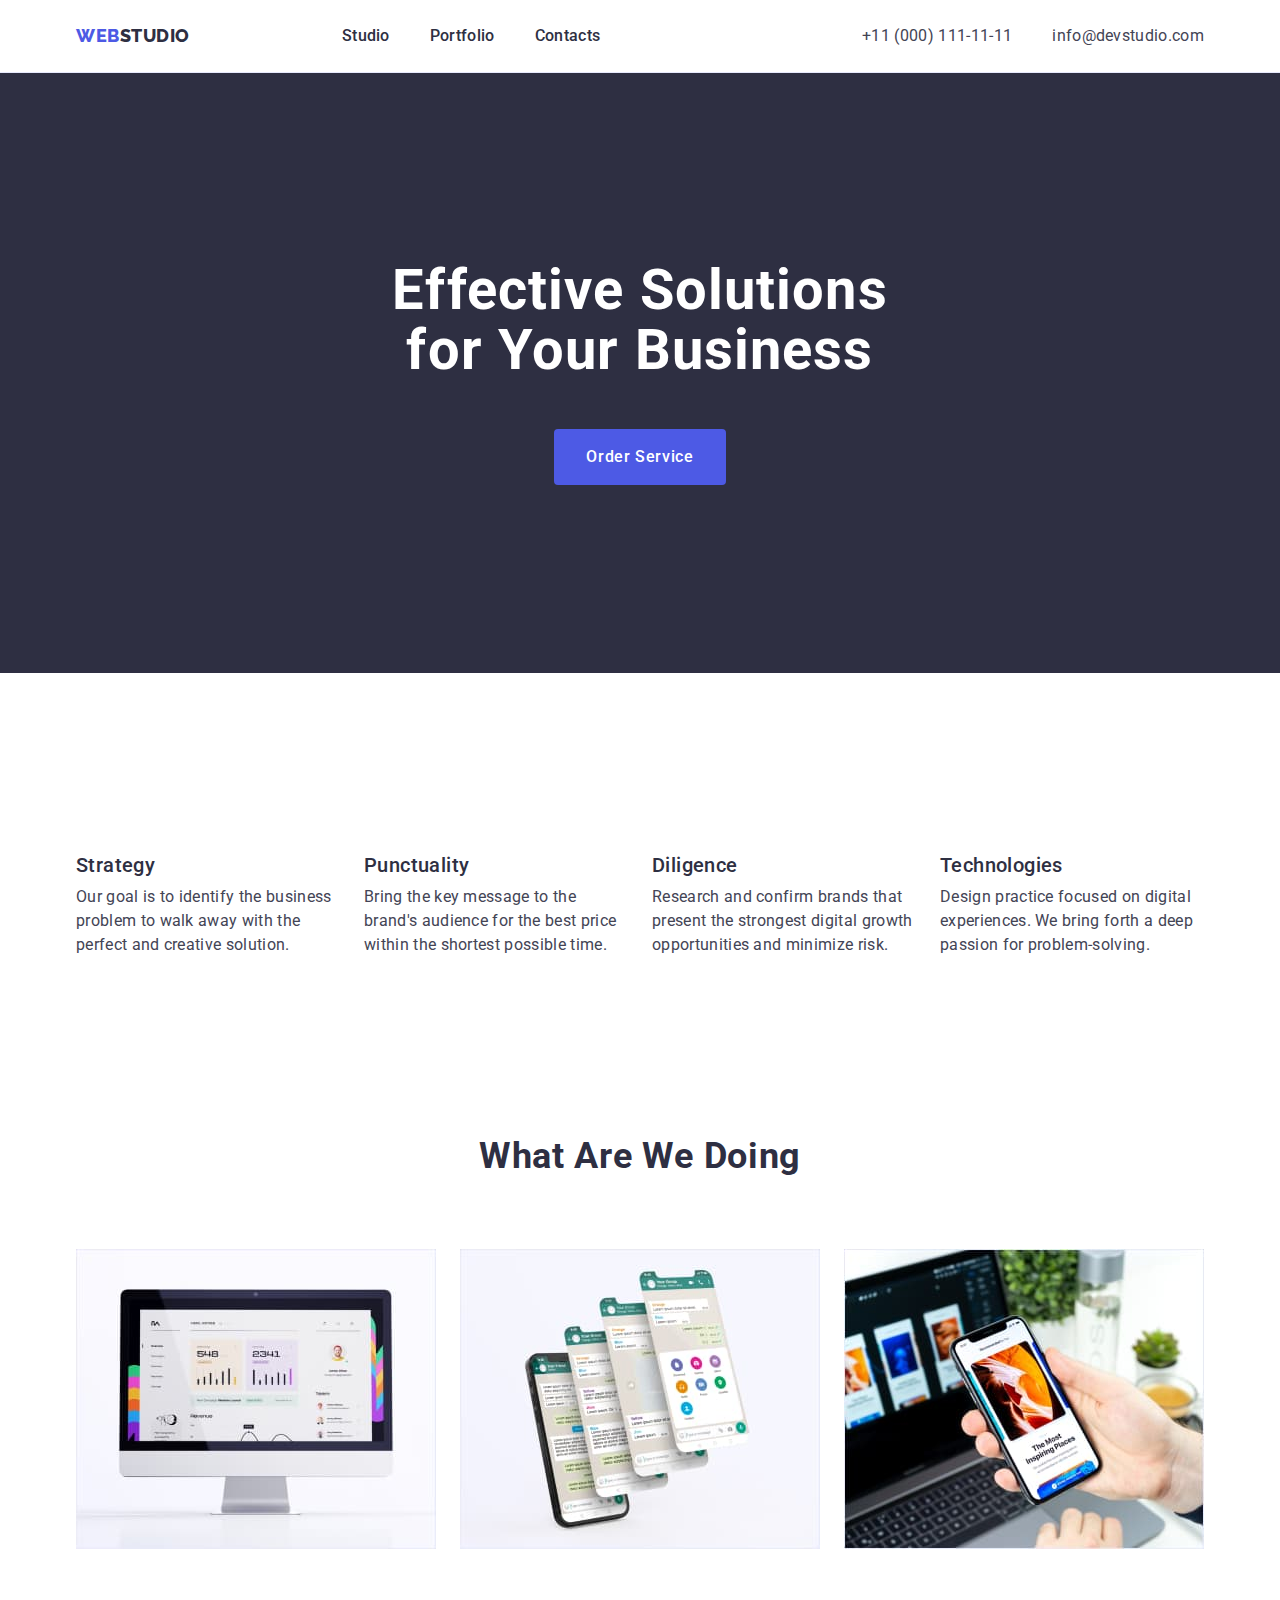
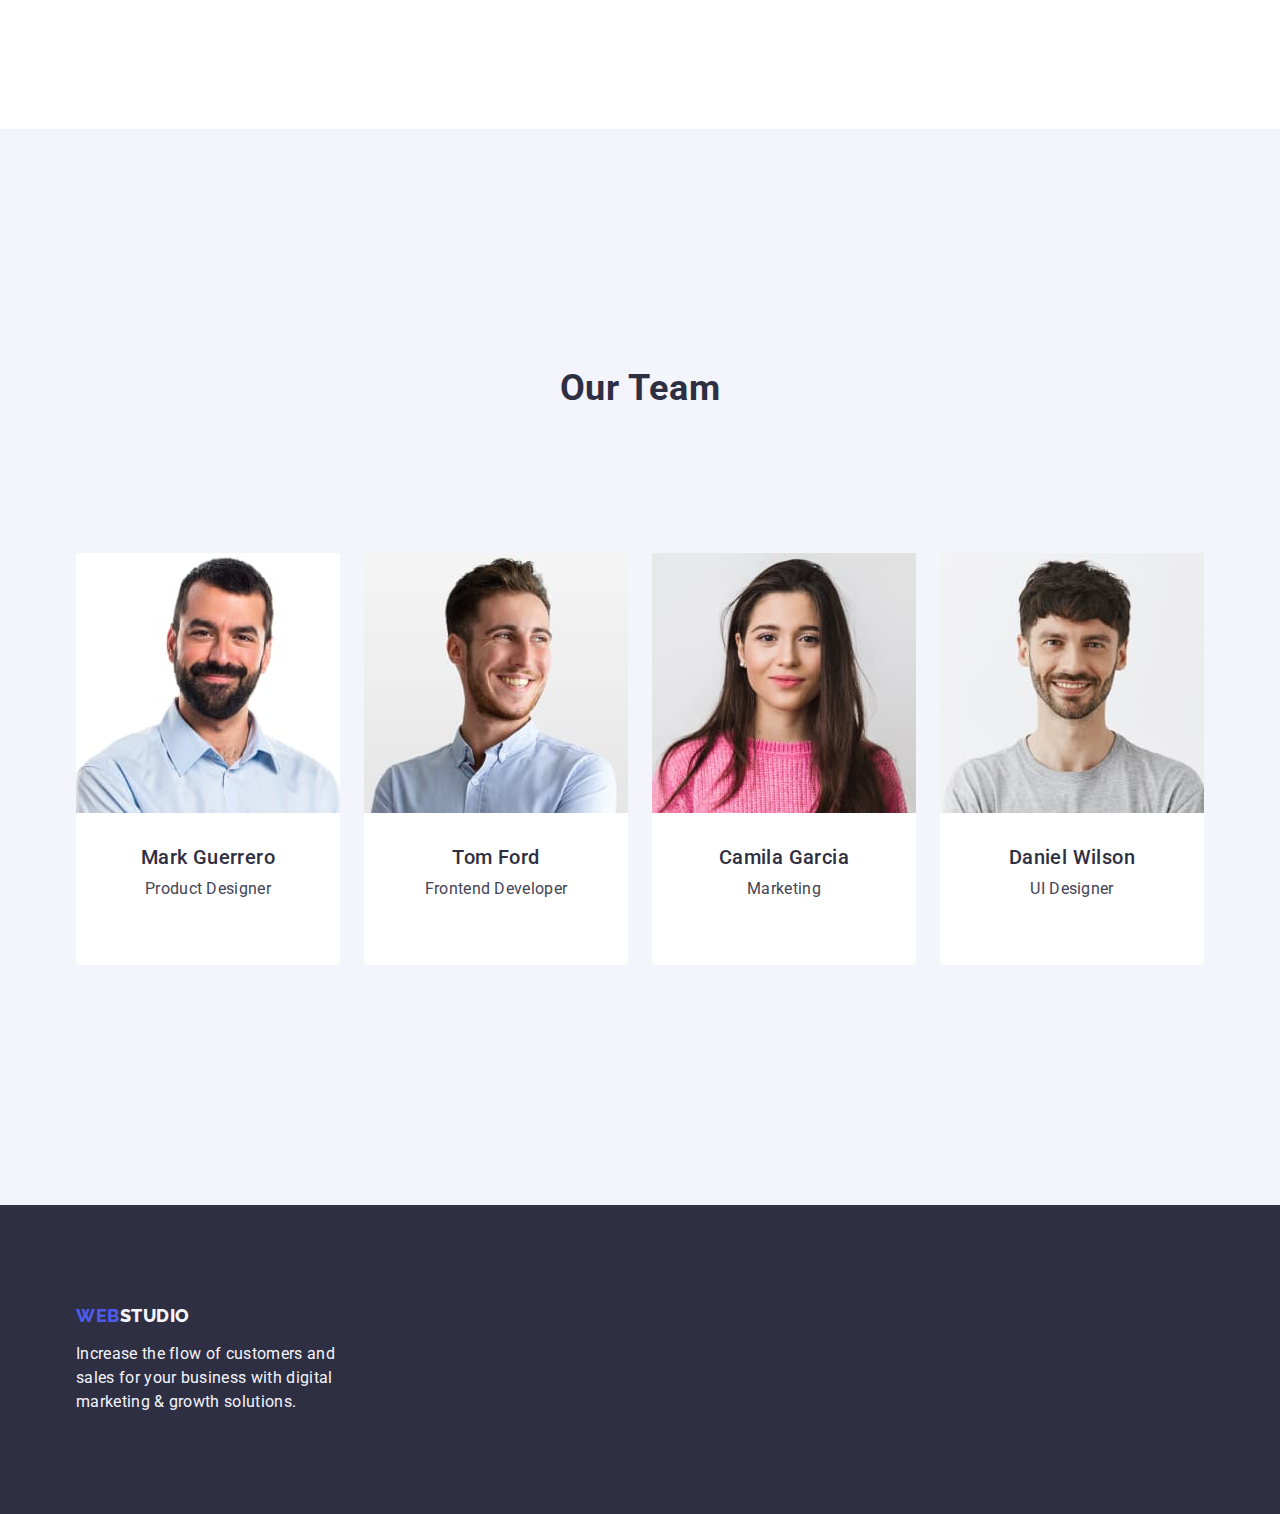
<file: index.html>
<!DOCTYPE html>
<html lang="en">
<head>
    <meta charset="UTF-8">
    <meta http-equiv="X-UA-Compatible" content="IE=edge">
    <meta name="viewport" content="width=device-width, initial-scale=1.0">
    <title>Document</title>
    <link rel="preconnect" href="https://fonts.googleapis.com"> 
    <link rel="preconnect" href="https://fonts.gstatic.com" crossorigin> 
    <link href="https://fonts.googleapis.com/css2?family=Raleway:wght@800&family=Roboto:wght@400;500;700;900&display=swap" rel="stylesheet">
    <link rel="stylesheet" href="https://cdn.jsdelivr.net/npm/modern-normalize@2.0.0/modern-normalize.min.css">
    <link rel="stylesheet" href="./css/styles.css">
</head>
<body>
    <header class="page-header">
        <div class="container page-header-container">
            <nav class="page-navigation">
                <a href="/" class="logo link">
                    Web<span class="logo-header">Studio</span>
                </a>
                <ul class="site-nav list">
                    <li><a href="./index.html" class="link-current link">Studio</a></li>
                    <li><a href="./portfolio.html" class="link-current link">Portfolio</a></li>
                    <li><a href="" class="link-current link">Contacts</a></li>
                </ul>
            </nav>
            <address class="directions">
                <ul class="list directions-list">
                    <li><a href="tel:+110001111111" class="mail-tel link">+11 (000) 111-11-11</a></li>
                    <li><a href="mailto:info@devstudio.com" class="mail-tel link">info@devstudio.com</a></li>
                </ul>
            </address>
        </div>
    </header>
    <main>
            <section class="hero">
                <div class="container">
                    <h1 class="hero-title">Effective Solutions for Your Business</h1>
                    <button class="button" type="button">
                        Order Service
                    </button>
                </div>
            </section>
        <section class="section advantages">
            <div class="container">
                <h2 class="visually-hidden">advantages</h2>
                <ul class="advantages-list list">
                    <li class="advantages-list-item">
                        <h3 class="title">Strategy</h3>
                        <p class="description">Our goal is to identify the business problem to walk away with the perfect and creative solution.</p>
                    </li>
                    <li class="advantages-list-item">
                        <h3 class="title">Punctuality</h3>
                        <p class="description">Bring the key message to the brand's audience for the best price within the shortest possible time.</p>
                    </li>
                    <li class="advantages-list-item">
                        <h3 class="title">Diligence</h3>
                        <p class="description">Research and confirm brands that present the strongest digital growth opportunities and minimize risk.</p>
                    </li>
                    <li class="advantages-list-item">
                        <h3 class="title">Technologies</h3>
                        <p class="description">Design practice focused on digital experiences. We bring forth a deep passion for problem-solving.</p>
                    </li>
                </ul>
            </div>
        </section>
        <section class="section about-us">
            <div class="container">
                <h2 class="section-title about-us-title">what are we doing</h2>
                <ul class="list about-us-list">
                    <li class="about-us-item">
                        <img src="./images/img1.jpg" alt="Desktop apps" width="360">
                    </li>
                    <li class="about-us-item">
                        <img src="./images/img2.jpg" alt="Mobile apps" width="360">
                    </li>
                    <li class="about-us-item">
                        <img src="./images/img3.jpg" alt="Design solutions" width="360">
                    </li>
                </ul>
            </div>
        </section>
        <section class="section bg-color">
            <div class="container">
                <h2 class="section-title team-title">our team</h2>
                <ul class="team list">
                    <li class="bg-color-names team-pic">
                        <img src="./images/team1.jpg" alt="Mark Guerrero" width="264">
                        <div class="names-frame">
                            <h3 class="names">Mark Guerrero</h3>
                            <p class="names-description">Product Designer</p>
                        </div>
                    </li>
                    <li class="bg-color-names team-pic">
                        <img src="./images/team2.jpg" alt="Tom Ford" width="264">
                        <div class="names-frame">
                            <h3 class="names">Tom Ford</h3>
                            <p class="names-description">Frontend Developer</p>
                        </div>
                    </li>
                    <li class="bg-color-names team-pic">
                        <img src="./images/team3.jpg" alt="Camila Garcia" width="264">
                        <div class="names-frame">
                            <h3 class="names">Camila Garcia</h3>
                            <p class="names-description">Marketing</p>
                        </div>
                    </li>
                    <li class="bg-color-names team-pic">
                        <img src="./images/team4.jpg" alt="Daniel Wilson" width="264">
                        <div class="names-frame">
                            <h3 class="names">Daniel Wilson</h3>
                            <p class="names-description">UI Designer</p>
                        </div>
                    </li>
                </ul>
            </div>
        </section>
    </main>
    <footer class="footer">
        <div class="container footer-information"> 
            <a href="/" class="logo link logo-footer-information">
                Web<span class="logo-footer">Studio</span>
            </a>
            <p class="footer-message">Increase the flow of customers and sales for your business with digital marketing & growth solutions.</p>
        </div>
    </footer>
</body>
</html>
</file>
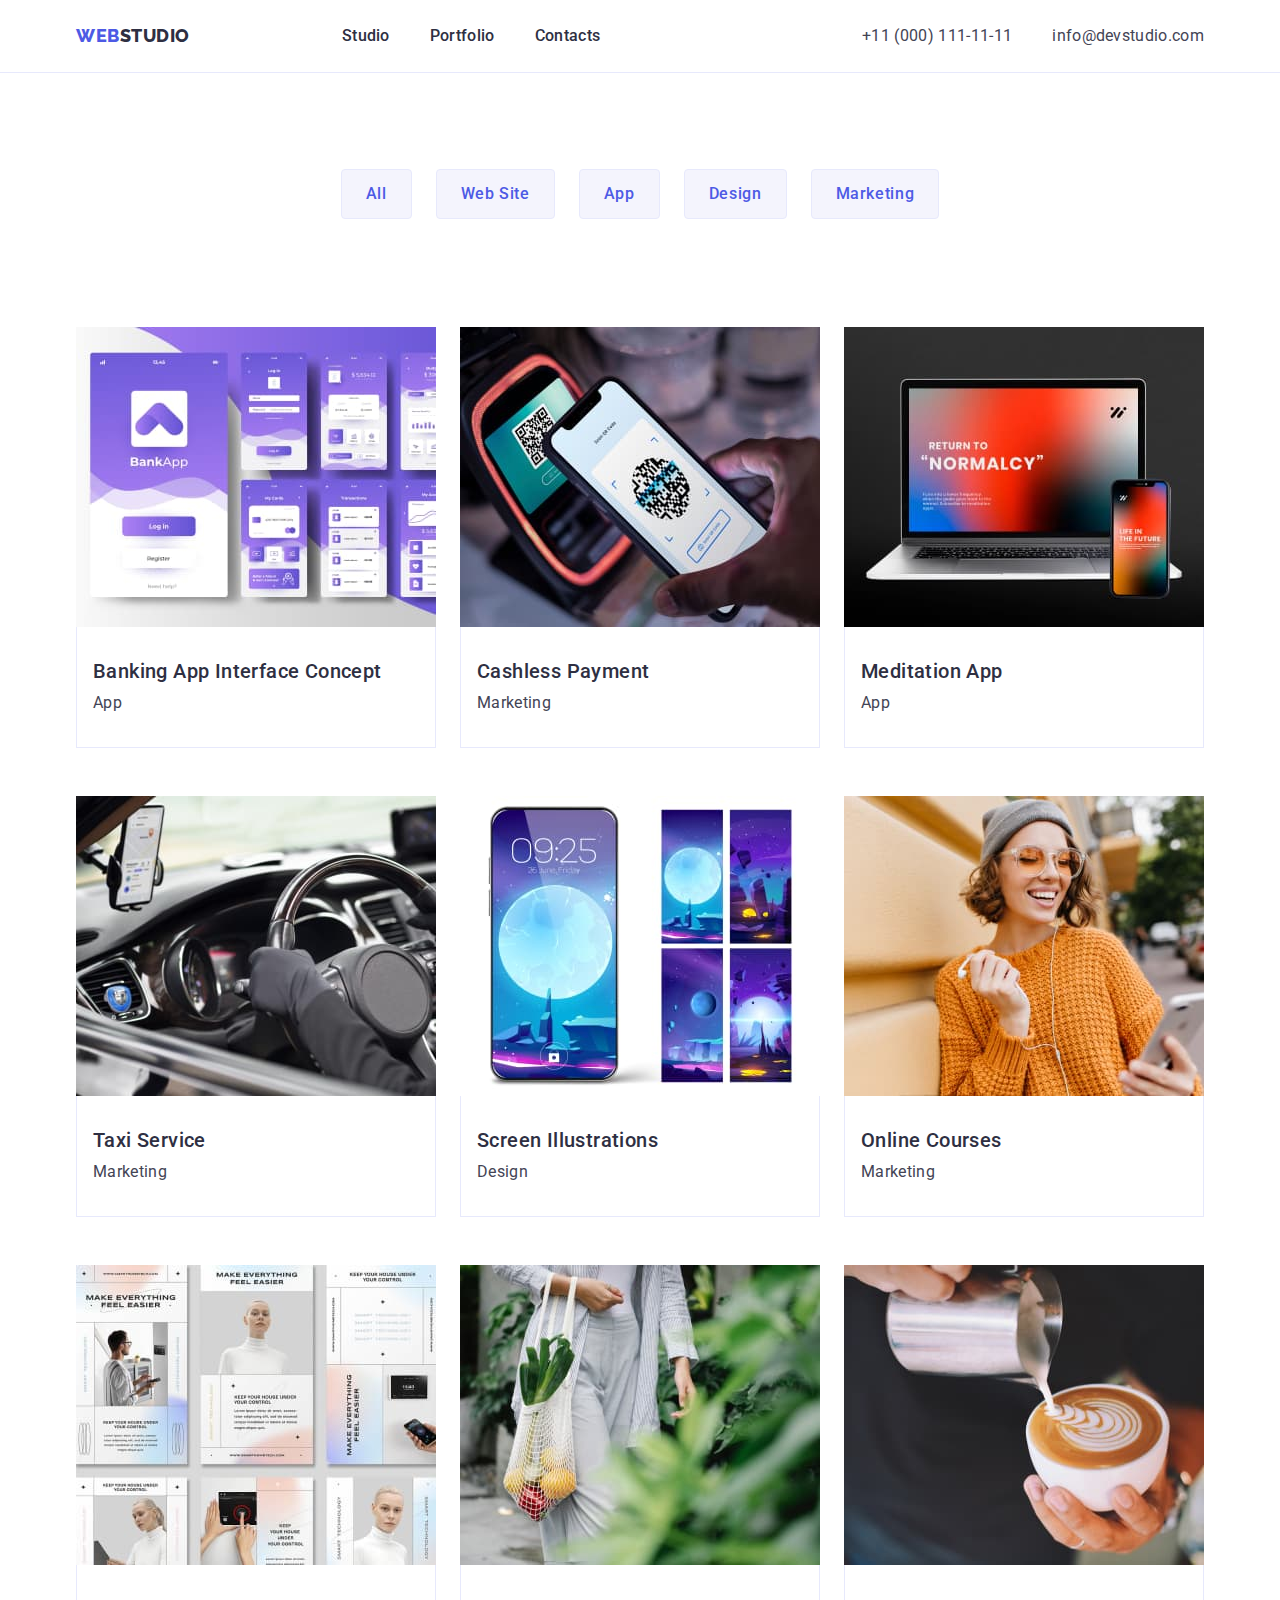
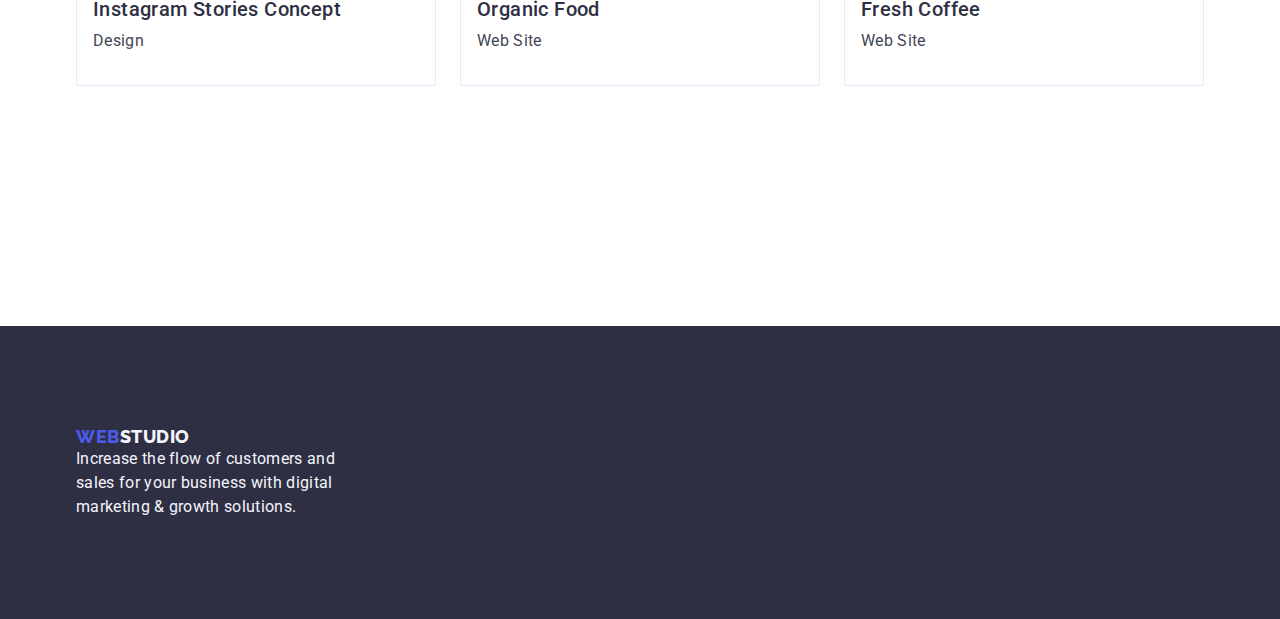
<file: portfolio.html>
<!DOCTYPE html>
<html lang="en">
<head>
    <meta charset="UTF-8">
    <meta http-equiv="X-UA-Compatible" content="IE=edge">
    <meta name="viewport" content="width=device-width, initial-scale=1.0">
    <title>Document</title>
    <link rel="preconnect" href="https://fonts.googleapis.com"> 
    <link rel="preconnect" href="https://fonts.gstatic.com" crossorigin> 
    <link href="https://fonts.googleapis.com/css2?family=Raleway:wght@800&family=Roboto:wght@400;500;700;900&display=swap" rel="stylesheet">
    <link rel="stylesheet" href="https://cdn.jsdelivr.net/npm/modern-normalize@2.0.0/modern-normalize.min.css">
    <link rel="stylesheet" href="./css/styles.css">
</head>
<body>
    <header class="page-header">
        <div class="container page-header-container">
            <nav class="page-navigation">
                <a href="/" class="logo link">
                    Web<span class="logo-header">Studio</span>
                </a>
                <ul class="site-nav list">
                    <li><a href="./index.html" class="link-current link">Studio</a></li>
                    <li><a href="./portfolio.html" class="link-current link">Portfolio</a></li>
                    <li><a href="" class="link-current link">Contacts</a></li>
                </ul>
            </nav>
            <address class="directions">
                <ul class="list directions-list">
                    <li><a href="tel:+110001111111" class="mail-tel link">+11 (000) 111-11-11</a></li>
                    <li><a href="mailto:info@devstudio.com" class="mail-tel link">info@devstudio.com</a></li>
                </ul>
            </address>
        </div>
    </header>
    <main>
        <section class="section project-filter">
            <div class="container">
                <h1 class="section-title visually-hidden">project filter</h1>
                <ul class="list button-secondary-list">
                    <li><button class="button-secondary" type="button">
                        All
                    </button></li>
                    <li><button class="button-secondary" type="button">
                        Web Site
                    </button></li>
                    <li><button class="button-secondary" type="button">
                        App
                    </button></li>
                    <li><button class="button-secondary" type="button">
                        Design
                    </button></li>
                    <li><button class="button-secondary" type="button">
                        Marketing
                    </button></li>
                </ul>
                <ul class="list project-list">
                    <li class="project-card">
                        <a href="" class="link">
                            <img class="project-photo" src="./images/prj1.jpg" alt="Banking App Interface Concept" width="360">
                            <div class="project-description-frame">
                                <h2 class="title project-title">Banking App Interface Concept</h2>
                                <p class="description project-description">App</p>
                            </div>
                        </a>
                    </li>
                    <li class="project-card">
                        <a href="" class="link">
                            <img class="project-photo" src="./images/prj2.jpg" alt="Cashless Payment" width="360">
                            <div class="project-description-frame">
                                <h2 class="title project-title">Cashless Payment</h2>
                                <p class="description project-description">Marketing</p>
                            </div>
                        </a>
                    </li>
                    <li class="project-card">
                        <a href="" class="link">
                            <img class="project-photo" src="./images/prj3.jpg" alt="Meditation App" width="360">
                            <div class="project-description-frame">
                                <h2 class="title project-title">Meditation App</h2>
                                <p class="description project-description">App</p>
                            </div>
                        </a>
                    </li>
                    <li class="project-card">
                        <a href="" class="link">
                            <img class="project-photo" src="./images/prj4.jpg" alt="Taxi Service" width="360">
                            <div class="project-description-frame">
                                <h2 class="title project-title">Taxi Service</h2>
                                <p class="description project-description">Marketing</p>
                            </div>
                        </a>
                    </li>
                    <li class="project-card">
                        <a href="" class="link">
                            <img class="project-photo" src="./images/prj5.jpg" alt="Screen Illustrations" width="360">
                            <div class="project-description-frame">
                                <h2 class="title project-title">Screen Illustrations</h2>
                                <p class="description project-description">Design</p>
                            </div>
                        </a>
                    </li>
                    <li class="project-card">
                        <a href="" class="link">
                            <img class="project-photo" src="./images/prj6.jpg" alt="Online Courses" width="360">
                            <div class="project-description-frame">
                                <h2 class="title project-title">Online Courses</h2>
                                <p class="description project-description">Marketing</p>
                            </div>
                        </a>
                    </li>
                    <li class="project-card">
                        <a href="" class="link">
                            <img class="project-photo" src="./images/prj7.jpg" alt="Instagram Stories Concept" width="360">
                            <div class="project-description-frame">
                                <h2 class="title project-title">Instagram Stories Concept</h2>
                                <p class="description project-description">Design</p>
                            </div>
                        </a>
                    </li>
                    <li class="project-card">
                        <a href="" class="link">
                            <img class="project-photo" src="./images/prj8.jpg" alt="Organic Food" width="360">
                            <div class="project-description-frame">
                                <h2 class="title project-title">Organic Food</h2>
                                <p class="description project-description">Web Site</p>
                            </div>
                        </a>
                    </li>
                    <li class="project-card">
                        <a href="" class="link">
                            <img class="project-photo" src="./images/prj9.jpg" alt="Fresh Coffee" width="360">
                            <div class="project-description-frame">
                                <h2 class="title project-title">Fresh Coffee</h2>
                                <p class="description project-description">Web Site</p>
                            </div>
                        </a>
                    </li>
                </ul>
            </div>
        </section>
    </main>
    <footer class="footer">
        <div class="container footer-information"> 
            <a href="/" class="logo link">
                Web<span class="logo-footer">Studio</span>
            </a>
            <p class="footer-message">Increase the flow of customers and sales for your business with digital marketing & growth solutions.</p>
        </div>
    </footer>
</body>
</html>
</file>
<file: css/styles.css>
/* цвет основного текста #2E2F42 */
/* вторичный цвет текста #434455 */
/* белый цвет #FFFFFF */
/* акцент #4D5AE5 */
/* кнопка 2 лист #404BBF #F4F4FD border: 1px solid #E7E9FC*/
/* вторичный цвет фона #F4F4FD */
/* акцентирующий цвет фона #2E2F42 */
/* logo #4D5AE5 #2E2F42 */

:root {
    --primary-text-color: #434455;
    --title-text-color: #2E2F42;
    --accent-color: #404BBF;
    --secondary-accent-color: #4D5AE5;
    --third-accent-color: #E7E9FC;
    --primary-white-color: #FFFFFF;
    --light-mode-backgrounds-color: #F4F4FD;
    --hero-image-background-color: rgba(46, 47, 66, 0.7);
}

body {
    background-color: var(--primary-white-color);
    color: var(--primary-text-color);
    font-family: Roboto, sans-serif;
    letter-spacing: 0.02em;
    font-size: 16px;
    line-height: 1.5;
}

ul {
    list-style: none;
}

h1, h2, h3, p {
    margin-top: 0;
    margin-bottom: 0;
}

ul, ol {
    padding-left: 0;
    margin-top: 0;
    margin-bottom: 0;
}

img {
    display: block;
}

.container {
    width: 1158px;
    margin-left: auto;
    margin-right: auto;
    padding-left: 15px;
    padding-right: 15px;
}

.page-header-container {
    display: flex;
    align-items: center;
    justify-content: space-between;
}

.page-header {
    border-bottom-width: 1px;
    border-bottom-style: solid;
    border-bottom-color: var(--third-accent-color);
}

.page-navigation {
    display: flex;
    align-items: center;
    column-gap: 76px;
}

.logo {
    display: flex;
    align-items: center;
    color: var(--secondary-accent-color);
    font-family: Raleway, sans-serif;
    font-weight: 800;
    font-size: 18px;
    line-height: 1.17;
    letter-spacing: 0.03em;
    text-transform: uppercase;
    text-decoration: none;
    margin-right: 76px;
}

.link {
    text-decoration: none;
}

.list {
    list-style: none;
}

.logo-header {
    color: var(--title-text-color);
}

.logo-footer {
    color: var(--light-mode-backgrounds-color);
}

.site-nav {
    display: flex;
    gap: 40px;
    color: var(--title-text-color);
    font-weight: 500;
    font-size: 16px;
    line-height: 1.5;
    text-decoration: none;
}

.site-nav .link:hover,
.site-nav .link:focus
.site-nav .link-current:hover,
.site-nav .link-current:focus {
    color: var(--accent-color);
}

.site-nav .link-current {
    color: var(--title-text-color);
    font-weight: 500;
    font-size: 16px;
    line-height: 1.5;
    letter-spacing: 0.02em;
    padding: 24px 0;
    display: inline-block;
}

.directions {
    font-style: normal;
}

.directions-list {
    display: flex;
    gap: 40px;
    justify-content: right;
}

.mail-tel {
    font-size: 16px;
    line-height: 1.5;
    letter-spacing: 0.02em;
    color: var(--primary-text-color);
}

.mail-tel:hover,
.mail-tel:focus {
    color: var(--accent-color);
}

.hero {
    margin-bottom: 60px;
    padding-top: 188px;
    padding-bottom: 188px;
    background-color: var(--title-text-color);
}

.hero-title {
    display: block;
    margin: auto;
    max-width: 496px;
    font-size: 56px;
    line-height: 1.07;
    text-align: center;
    letter-spacing: 0.02em;
    color: var(--primary-white-color);
    margin-bottom: 48px;
}

.button {
    display: block;
    margin: auto;
    min-width: 169px;
    background-color: var(--secondary-accent-color);
    font-family: Roboto, sans-serif;
    font-weight: 500;
    font-size: 16px;
    line-height: 1.5;
    letter-spacing: 0.04em;
    cursor: pointer;
    color: var(--primary-white-color);
    border-radius: 4px;
    border: none;
    padding-top: 16px;
    padding-bottom: 16px;
    padding-left: 32px;
    padding-right: 32px;
}

.button:hover,
.button:focus {
    background-color: var(--accent-color);
}

.advantages {
    padding-top: 120px;
    padding-bottom: 120px;
}

.visually-hidden {
    position: absolute;
    width: 1px;
    height: 1px;
    margin: -1px;
    border: 0;
    padding: 0;
    white-space: nowrap;
    clip-path: inset(100%);
    clip: rect(0 0 0 0);
    overflow: hidden;
  }

.advantages-list {
    display: flex;
    color: var(--title-text-color);
    font-weight: 700;
    font-size: 36px;
    line-height: 1.11;
    text-align: center;
    text-transform: capitalize;
    letter-spacing: 0.02em;
    gap: 24px;
}

.advantages-list-item {
    width: calc((100% - 72px) / 4);
}


.section-title {
    color: var(--title-text-color);
    font-weight: 700;
    font-size: 36px;
    line-height: 1.11;
    text-align: center;
    text-transform: capitalize;
    letter-spacing: 0.02em;
}

.about-us {
    padding-top: 60px;
    padding-bottom: 120px;
}

.about-us-title {
    margin-bottom: 72px;
}

.about-us-list {
    display: flex;
    gap: 24px;
}

.about-us-item {
    width: calc((100% - 48px) / 3);
}

.bg-color {
    background-color: var(--light-mode-backgrounds-color);
    margin-top: 60px;
    padding: 120px 0;
}

.team-title {
    padding-top: 120px;
    margin-bottom: 72px;
}

.team {
    display: flex;
    gap: 24px;
    padding-top: 72px;
    padding-bottom: 120px;
}

.title {
    color: var(--title-text-color);
    font-weight: 500;
    font-size: 20px;
    line-height: 1.2;
    letter-spacing: 0.02em;
    text-align: left;
    margin-bottom: 8px;
}

.names {
    color: var(--title-text-color);
    font-weight: 500;
    font-size: 20px;
    line-height: 1.2;
    letter-spacing: 0.02em;
    text-align: center;
    margin-bottom: 8px;
}

.names-description {
    font-size: 16px;
    line-height: 1.5;
    letter-spacing: 0.02em;
    color: var(--primary-text-color);
    font-style: normal;
    font-weight: 400;
    letter-spacing: 0.32px;
    text-align: center;
    text-transform: none;
    padding-bottom: 32px;
}

.names-frame {
    padding: 32px 0;
}

.bg-color-names {
    background-color: var(--primary-white-color);
    border-radius: 0px 0px 4px 4px;
}

.team-pic {
    width: calc((100% - 72px) / 4);
}

.project-filter {
    padding-top: 96px;
    padding-bottom: 120px; 
}

.button-secondary-list {
    display: flex;
    margin-left: auto;
    margin-right: auto;
    justify-content: center;
    gap: 24px;
    margin-bottom: 72px
}

.button-secondary {
    font-family: Roboto, sans-serif;
    font-weight: 500;
    font-size: 16px;
    line-height: 1.5;
    letter-spacing: 0.04em;
    cursor: pointer;
    color: var(--secondary-accent-color);
    background-color: var(--light-mode-backgrounds-color);
    border: none;
    border-radius: 4px;
    padding-top: 12px;
    padding-bottom: 12px;
    padding-left: 24px;
    padding-right: 24px;
    border: 1px solid var(--third-accent-color);
}

.button-secondary:hover,
.button-secondary:focus {
    color: var(--primary-white-color);
    background-color: var(--accent-color);
    border: 1px solid transparent;
}

.description {
    font-size: 16px;
    line-height: 1.5;
    letter-spacing: 0.02em;
    color: var(--primary-text-color);
    font-style: normal;
    font-weight: 400;
    letter-spacing: 0.32px;
    text-align: left;
    text-transform: none;
}

.project-list {
    display: flex;
    flex-direction: row;
    flex-wrap: wrap;
    column-gap: 24px;
    row-gap: 48px;
    padding-top: 36px;
    padding-bottom: 120px;
}

.project-title {
    margin-bottom: 8px
}

.project-card {
    width: calc((100% - 48px) / 3)
}



.project-description-frame {
    border-right-width: 1px;
    border-right-style: solid;
    border-right-color: var(--third-accent-color);
    border-bottom-width: 1px;
    border-bottom-style: solid;
    border-bottom-color: var(--third-accent-color);
    border-left-width: 1px;
    border-left-style: solid;
    border-left-color: var(--third-accent-color);
    padding: 32px 16px;
}

.footer {
    background-color: var(--title-text-color);
    padding: 100px 0;
}

.logo-footer-information {
    display: inline-block;
    margin-bottom: 16px; 
}


.footer-message {
    max-width: 264px;
    line-height: 1.5;
    color: var(--light-mode-backgrounds-color);
    letter-spacing: 0.02em;
}
</file>
